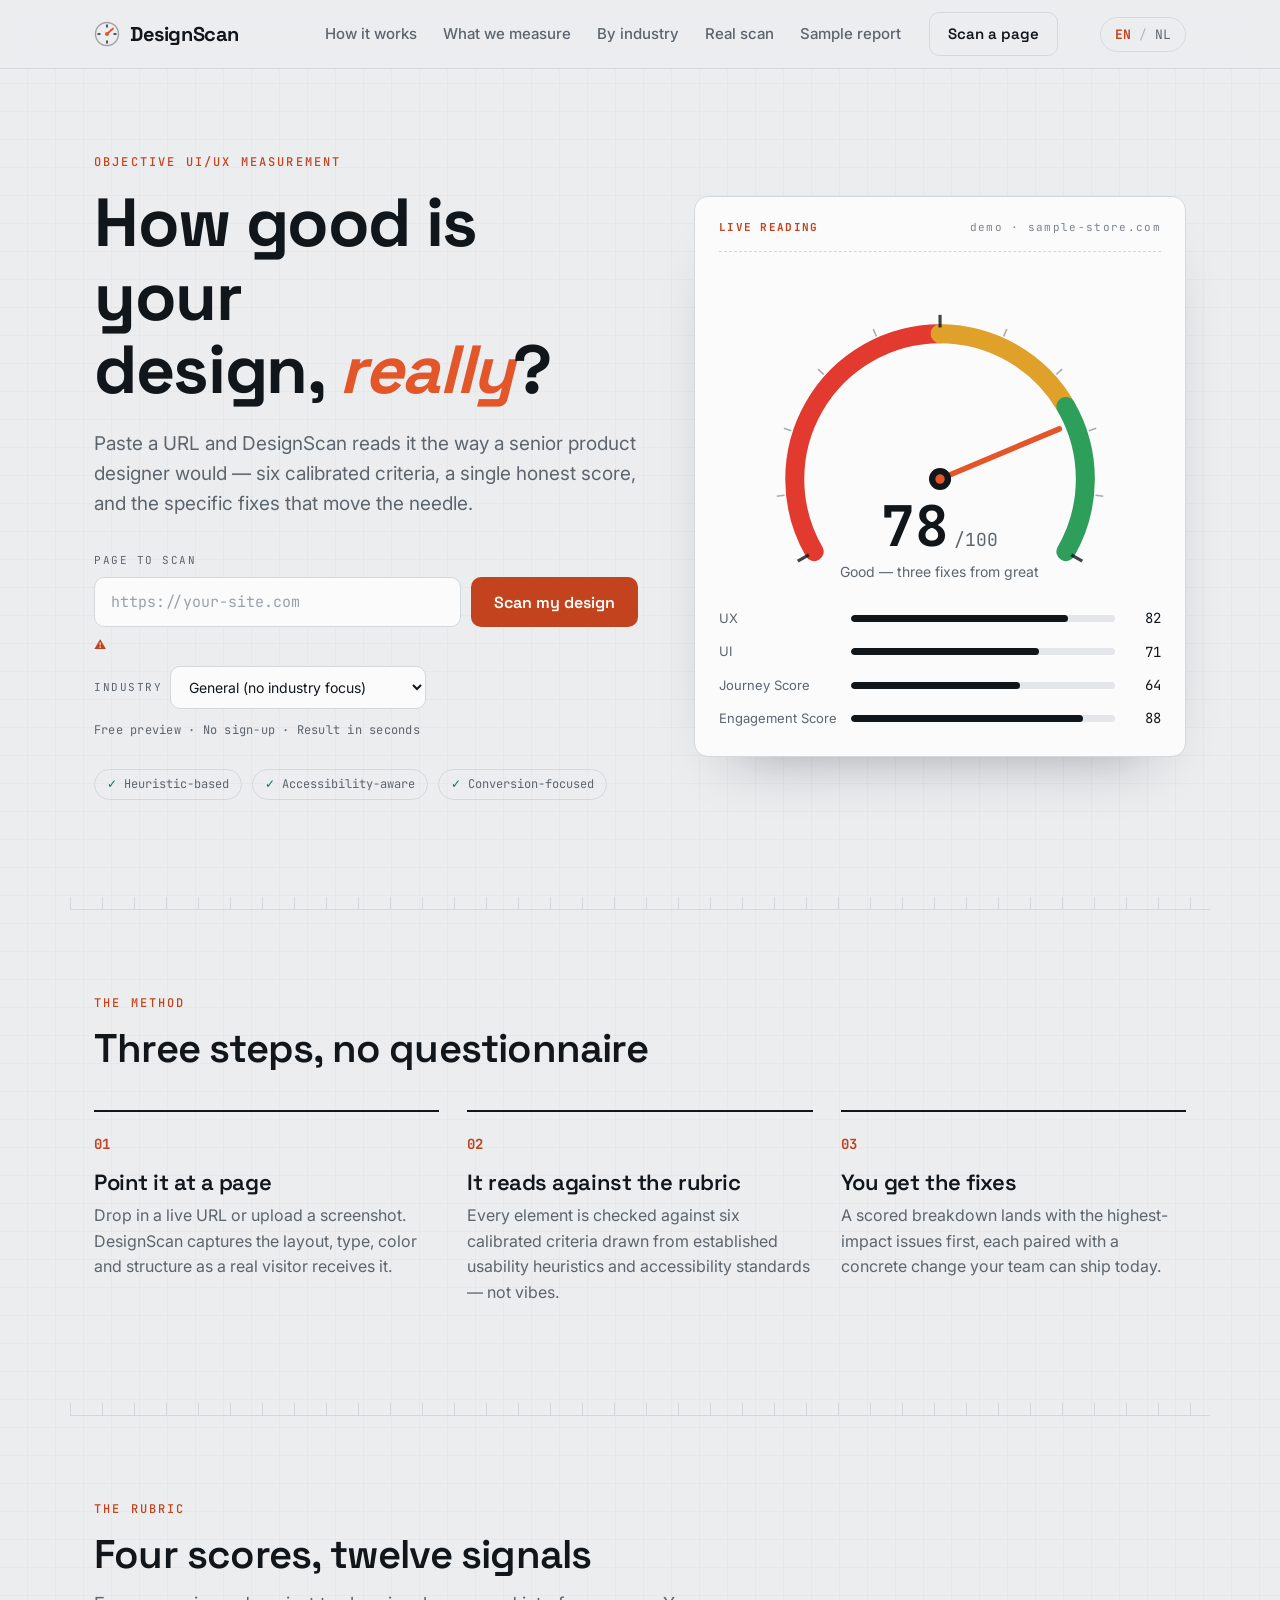
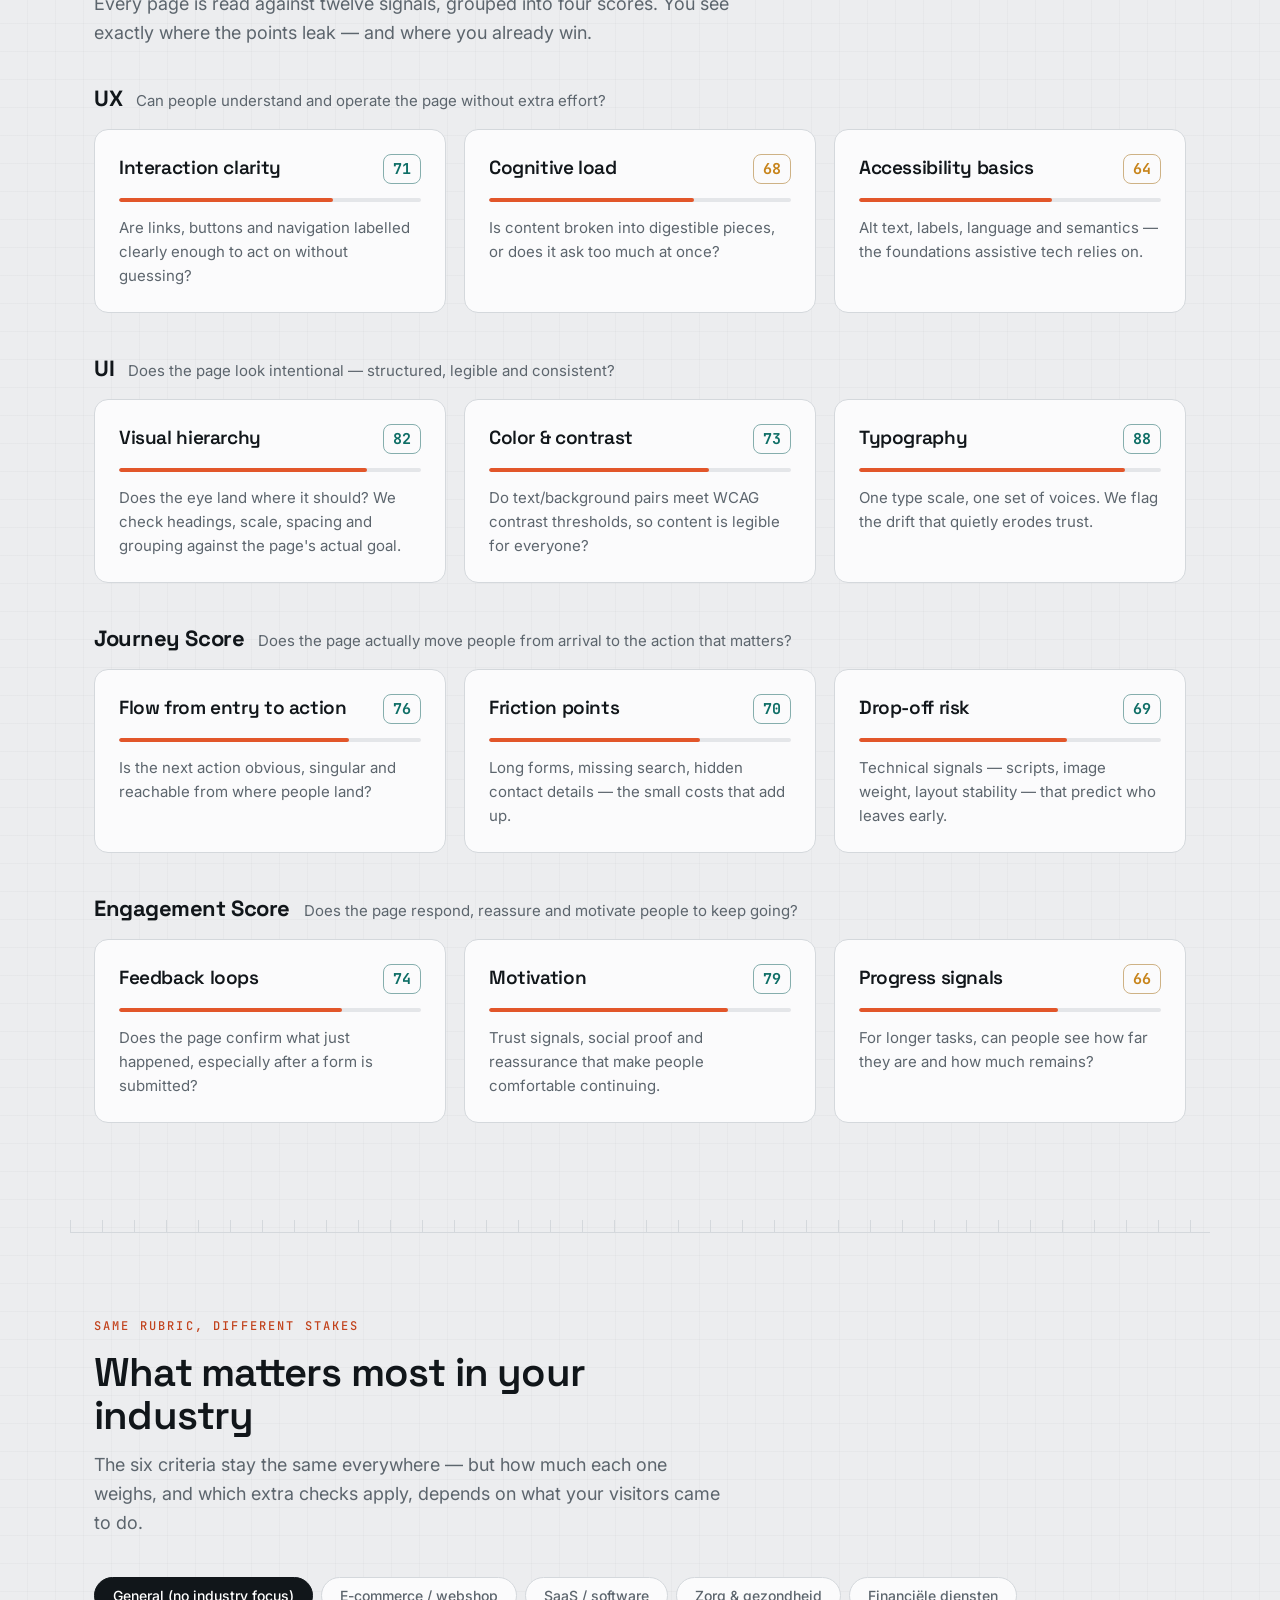
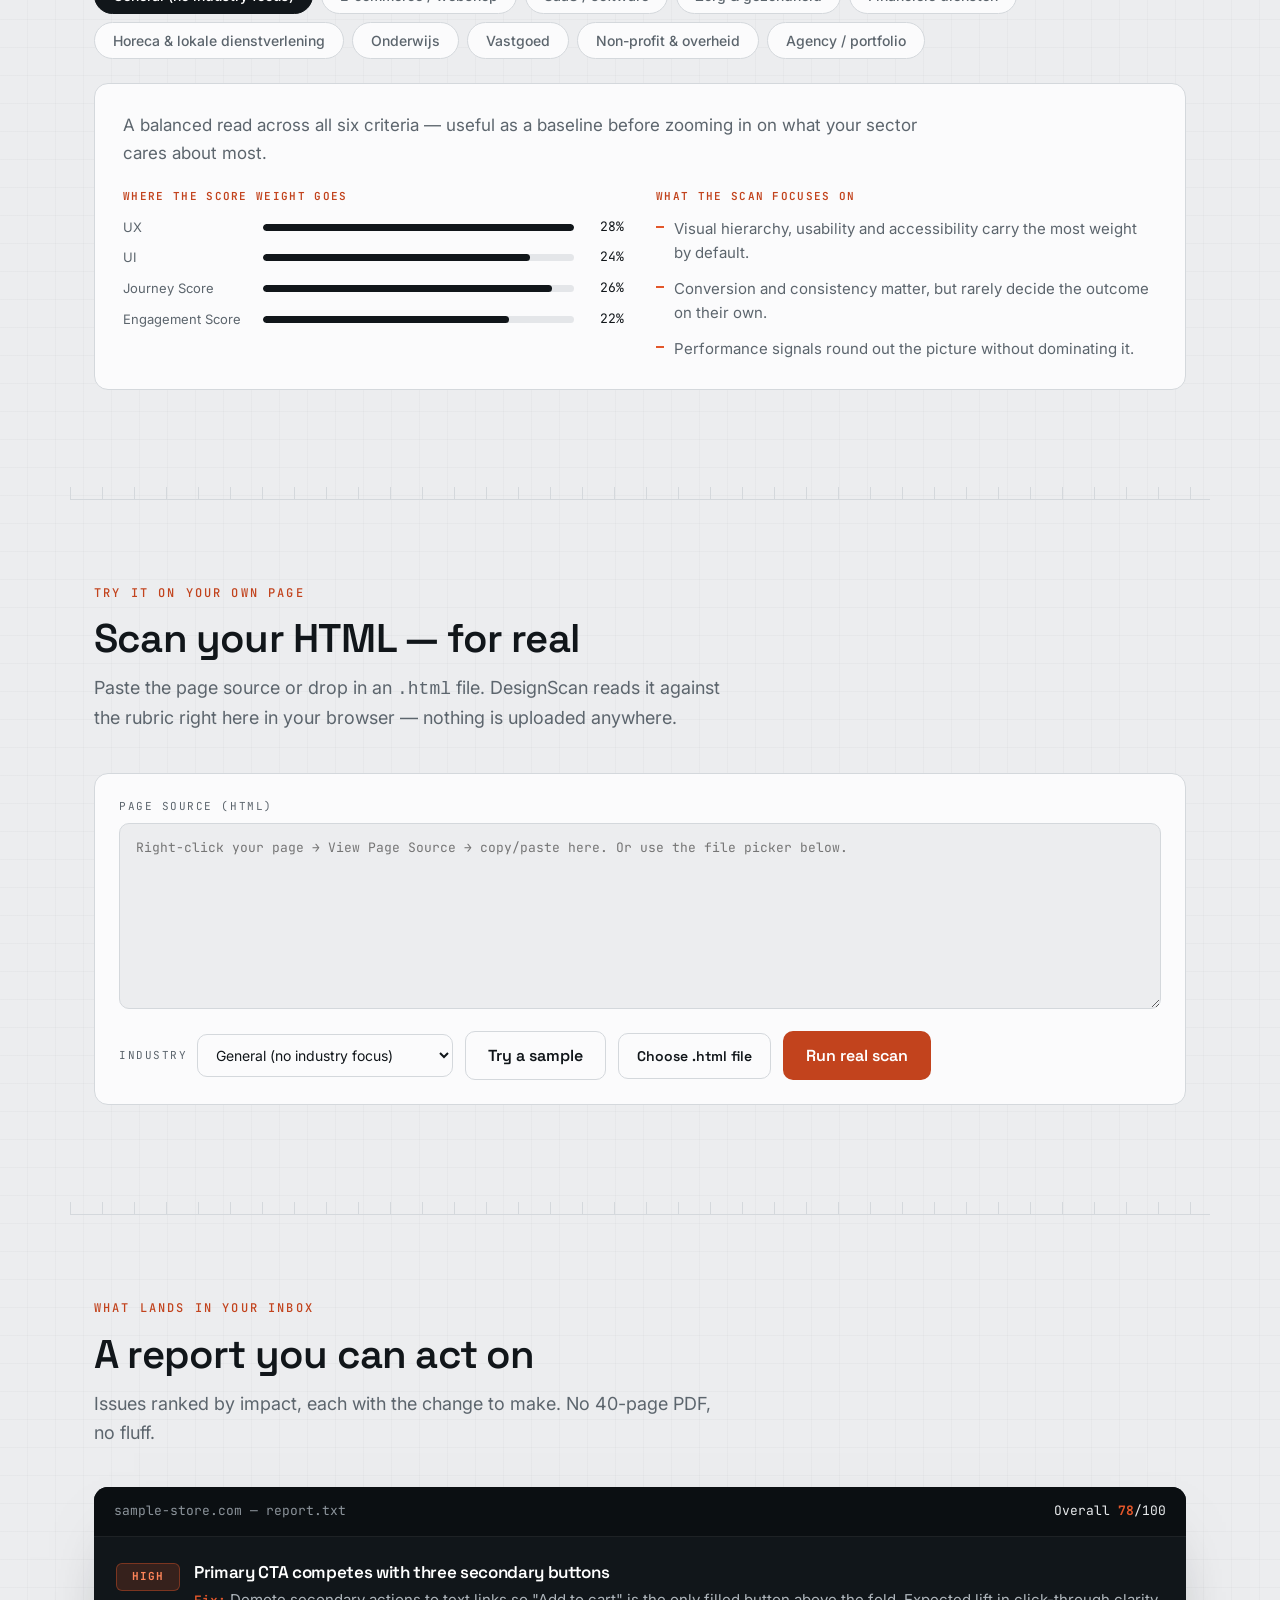
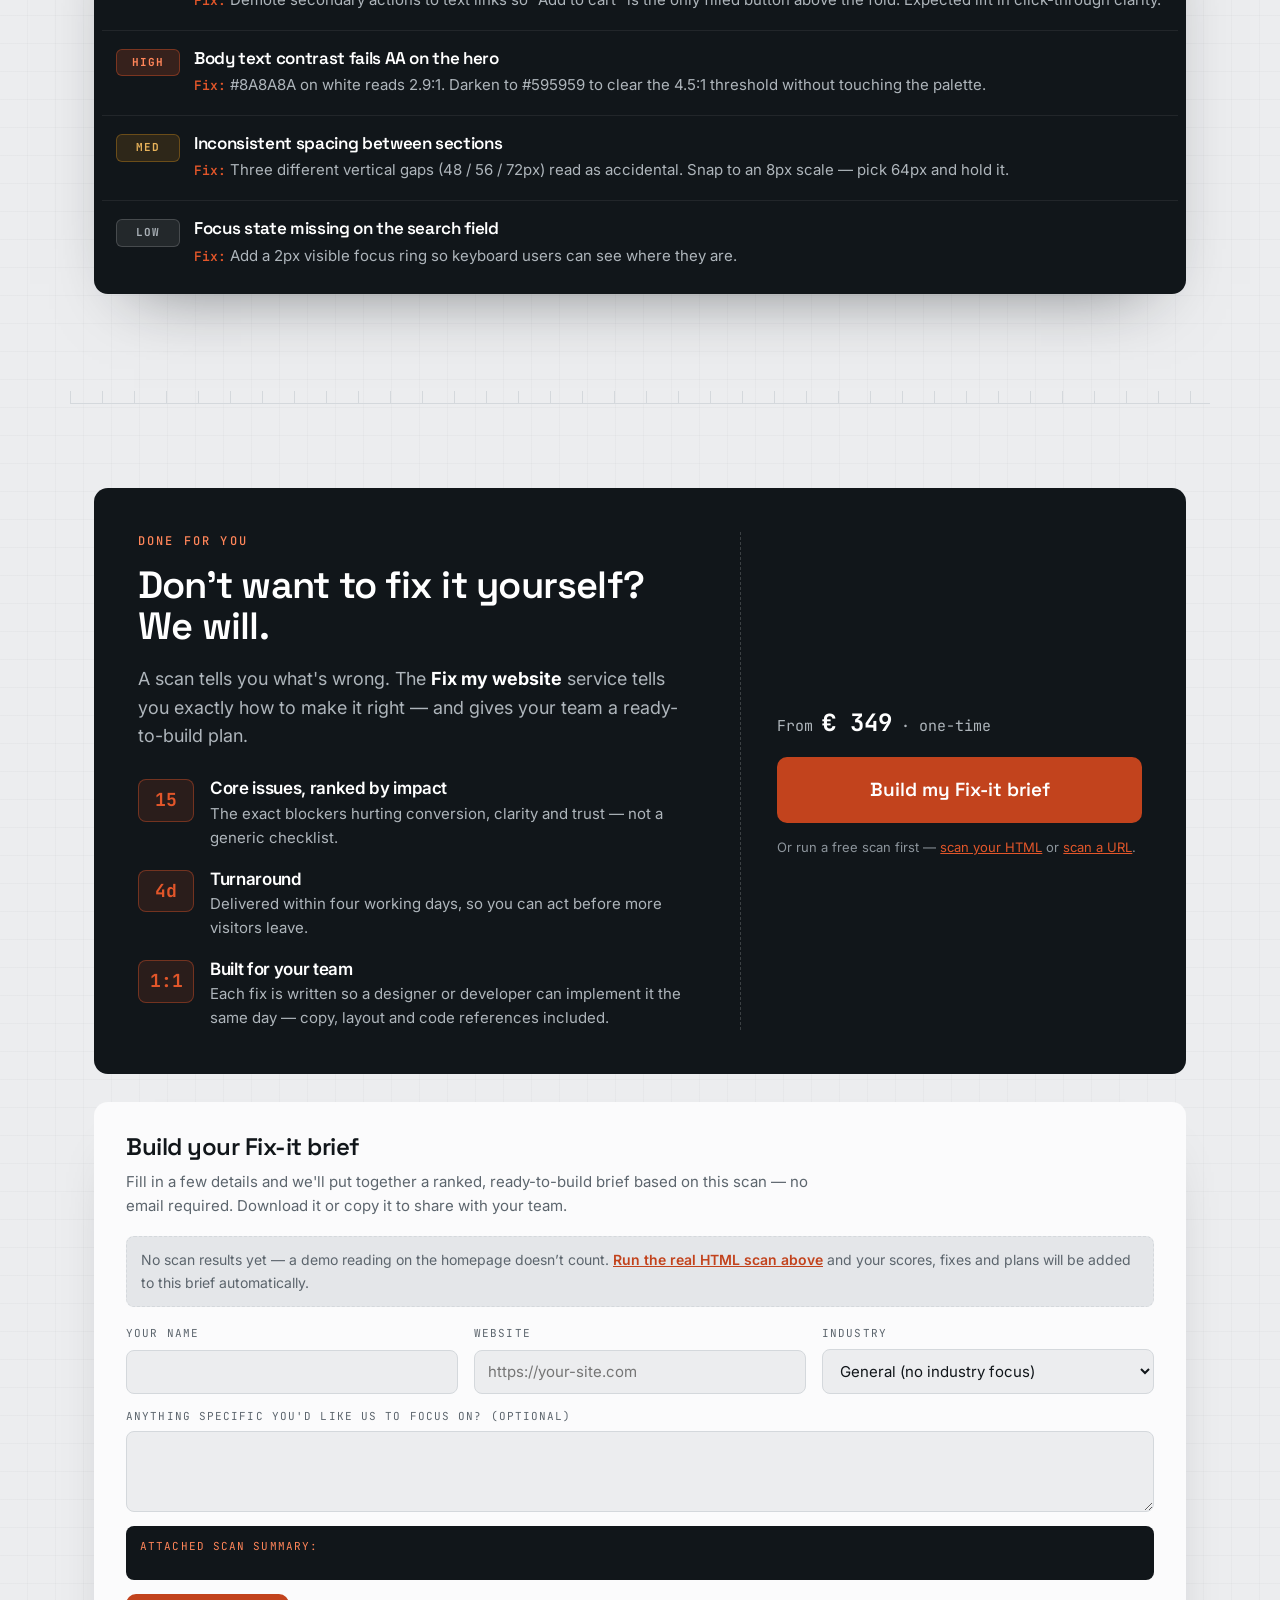
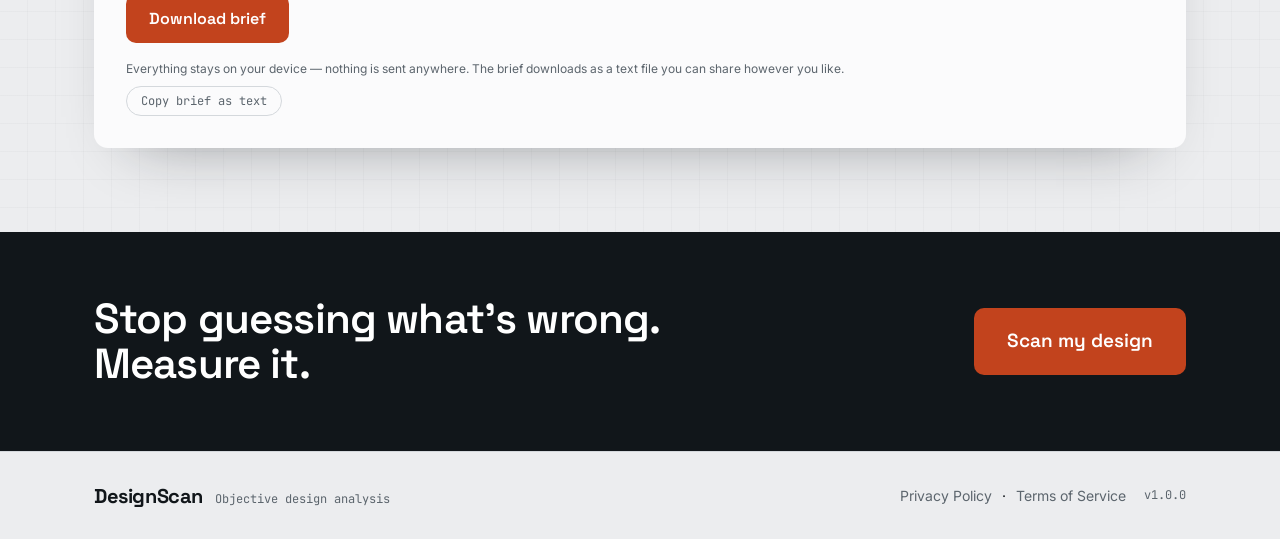
<file: index.html>
<!DOCTYPE html>
<html lang="en">
<head>
<meta charset="UTF-8" />
<meta name="viewport" content="width=device-width, initial-scale=1" />
<title>DesignScan — Measure your interface, then fix it</title>
<meta name="description" content="DesignScan gives your website an objective UI/UX score across six calibrated criteria — visual hierarchy, usability, accessibility, consistency, conversion clarity and performance — with the exact fixes that move the needle." />
<meta name="author" content="DesignScan" />
<meta property="og:type" content="website" />
<meta property="og:title" content="DesignScan — Measure your interface, then fix it" />
<meta property="og:description" content="An objective UI/UX score across six calibrated criteria, with the exact fixes that move the needle." />
<meta property="og:site_name" content="DesignScan" />
<meta name="twitter:card" content="summary_large_image" />
<meta name="theme-color" content="#ECEDEF" />
<link rel="preconnect" href="https://fonts.googleapis.com" />
<link rel="preconnect" href="https://fonts.gstatic.com" crossorigin />
<link href="https://fonts.googleapis.com/css2?family=Space+Grotesk:wght@400;500;600;700&family=Inter:wght@400;500;600&family=JetBrains+Mono:wght@400;500;700&display=swap" rel="stylesheet" />
<link rel="stylesheet" href="assets/styles.css" />
</head>
<body>
<a class="skip-link" href="#main" data-i18n="skip">Skip to content</a>

<header class="topbar">
  <div class="wrap topbar__inner">
    <a class="brand" href="#top" aria-label="DesignScan home">
      <svg class="brand__mark" width="26" height="26" viewBox="0 0 26 26" aria-hidden="true">
        <circle cx="13" cy="13" r="11.5" fill="none" stroke="currentColor" stroke-width="1.4" opacity="0.35"/>
        <line x1="13" y1="3.5" x2="13" y2="6.5" stroke="currentColor" stroke-width="1.4"/>
        <line x1="13" y1="19.5" x2="13" y2="22.5" stroke="currentColor" stroke-width="1.4"/>
        <line x1="3.5" y1="13" x2="6.5" y2="13" stroke="currentColor" stroke-width="1.4"/>
        <line x1="19.5" y1="13" x2="22.5" y2="13" stroke="currentColor" stroke-width="1.4"/>
        <line class="brand__needle" x1="13" y1="13" x2="19" y2="7.5" stroke="var(--ember)" stroke-width="1.8" stroke-linecap="round"/>
        <circle cx="13" cy="13" r="2" fill="var(--ember)"/>
      </svg>
      <span class="brand__word">DesignScan</span>
    </a>
    <nav class="nav" aria-label="Primary">
      <a href="#how" data-i18n="nav.how">How it works</a>
      <a href="#criteria" data-i18n="nav.criteria">What we measure</a>
      <a href="#industries" data-i18n="nav.industries">By industry</a>
      <a href="#run-scan" data-i18n="nav.scan">Real scan</a>
      <a href="#report" data-i18n="nav.report">Sample report</a>
    </nav>
    <a class="btn btn--ghost nav__cta" href="#scan" data-i18n="nav.cta">Scan a page</a>
    <button class="lang-toggle" id="lang-toggle" type="button" aria-label="Switch language / Wissel taal">
      <span class="lang-toggle__opt lang-toggle__opt--active" data-lang="en">EN</span>
      <span class="lang-toggle__sep">/</span>
      <span class="lang-toggle__opt" data-lang="nl">NL</span>
    </button>
    <button class="menu-toggle" id="menu-toggle" type="button" aria-expanded="false" aria-controls="mobile-nav" aria-label="Menu">
      <span class="menu-toggle__bar"></span>
      <span class="menu-toggle__bar"></span>
      <span class="menu-toggle__bar"></span>
    </button>
  </div>
  <nav class="mobile-nav" id="mobile-nav" aria-label="Primary (mobile)" hidden>
    <a href="#how" data-i18n="nav.how">How it works</a>
    <a href="#criteria" data-i18n="nav.criteria">What we measure</a>
    <a href="#industries" data-i18n="nav.industries">By industry</a>
    <a href="#run-scan" data-i18n="nav.scan">Real scan</a>
    <a href="#report" data-i18n="nav.report">Sample report</a>
    <a class="btn btn--solid mobile-nav__cta" href="#scan" data-i18n="nav.cta">Scan a page</a>
  </nav>
</header>

<main id="main">
  <span id="top"></span>

  <!-- HERO -->
  <section class="hero wrap" aria-labelledby="hero-title">
    <div class="hero__copy">
      <p class="eyebrow" data-i18n="hero.eyebrow">Objective UI/UX measurement</p>
      <h1 id="hero-title" data-i18n="hero.title">How good is your<br>design, <span class="ink-em">really</span>?</h1>
      <p class="lede" data-i18n="hero.lede">Paste a URL and DesignScan reads it the way a senior product designer would — six calibrated criteria, a single honest score, and the specific fixes that move the needle.</p>

      <form class="scan" id="scan" autocomplete="off" novalidate>
        <label class="scan__label" for="url" data-i18n="hero.scanLabel">Page to scan</label>
        <div class="scan__row">
          <input class="scan__input" id="url" name="url" type="url" inputmode="url" autocomplete="url"
                 placeholder="https://your-site.com" aria-describedby="scan-note url-error" />
          <button class="btn btn--solid" type="submit" id="scan-btn">
            <span class="btn__label" data-i18n="hero.scanBtn">Scan my design</span>
          </button>
        </div>
        <p class="field-error" id="url-error" role="alert" hidden></p>
        <div class="scan__industry-row">
          <label class="scan__label scan__label--inline" for="hero-industry-select" data-i18n="scanner.industryLabel">Industry</label>
          <select id="hero-industry-select" class="scanner__select scanner__select--hero"></select>
        </div>
        <p class="scan__note" id="scan-note" data-i18n="hero.scanNote">Free preview · No sign-up · Result in seconds</p>
        <p class="scan__bridge" id="hero-bridge" hidden></p>
      </form>

      <ul class="trust" aria-label="What the scan checks">
        <li data-i18n="hero.trust1">Heuristic-based</li>
        <li data-i18n="hero.trust2">Accessibility-aware</li>
        <li data-i18n="hero.trust3">Conversion-focused</li>
      </ul>
    </div>

    <!-- SIGNATURE: the gauge readout -->
    <div class="readout" role="group" aria-labelledby="readout-title">
      <div class="readout__head">
        <span class="readout__tag" id="readout-title" data-i18n="hero.live">LIVE&nbsp;READING</span>
        <span class="readout__src" id="readout-src">demo · sample-store.com</span>
      </div>
      <p class="readout__industry-line" id="readout-industry-line" hidden></p>

      <div class="gauge" id="gauge">
        <svg class="gauge__svg" viewBox="0 0 280 210" role="img"
             aria-label="Overall design score: 78 out of 100, rated good">
          <g id="gauge-arc"><!-- arc segments injected by JS, falls back gracefully --></g>
          <g id="gauge-ticks"></g>
          <g class="gauge__needle" id="gauge-needle" style="transform: rotate(67.2deg)">
            <line x1="140" y1="140" x2="140" y2="58" stroke="var(--ember)" stroke-width="3.5" stroke-linecap="round"/>
          </g>
          <circle cx="140" cy="140" r="7" fill="var(--ink)"/>
          <circle cx="140" cy="140" r="3" fill="var(--ember)"/>
        </svg>
        <div class="gauge__readout">
          <span class="gauge__score" id="gauge-score" aria-hidden="true">78</span>
          <span class="gauge__of">/100</span>
          <span class="gauge__grade" id="gauge-grade" data-i18n="hero.grade">Good — three fixes from great</span>
        </div>
      </div>

      <ul class="submeters" id="submeters" aria-label="Sub-scores by category">
        <li class="sm" data-score="82"><span class="sm__name" data-i18n="cat.ux">UX</span><span class="sm__bar"><i style="--v:82%"></i></span><span class="sm__val">82</span></li>
        <li class="sm" data-score="71"><span class="sm__name" data-i18n="cat.ui">UI</span><span class="sm__bar"><i style="--v:71%"></i></span><span class="sm__val">71</span></li>
        <li class="sm" data-score="64"><span class="sm__name" data-i18n="cat.journey">Journey Score</span><span class="sm__bar"><i style="--v:64%"></i></span><span class="sm__val">64</span></li>
        <li class="sm" data-score="88"><span class="sm__name" data-i18n="cat.engagement">Engagement Score</span><span class="sm__bar"><i style="--v:88%"></i></span><span class="sm__val">88</span></li>
      </ul>
    </div>
  </section>

  <div class="ruler" aria-hidden="true"></div>

  <!-- HOW IT WORKS (a true sequence → numbering earns its place) -->
  <section class="how wrap" id="how" aria-labelledby="how-title">
    <header class="sec-head">
      <p class="eyebrow" data-i18n="how.eyebrow">The method</p>
      <h2 id="how-title" data-i18n="how.title">Three steps, no questionnaire</h2>
    </header>
    <ol class="steps">
      <li class="step">
        <span class="step__no">01</span>
        <h3 data-i18n="how.s1.title">Point it at a page</h3>
        <p data-i18n="how.s1.body">Drop in a live URL or upload a screenshot. DesignScan captures the layout, type, color and structure as a real visitor receives it.</p>
      </li>
      <li class="step">
        <span class="step__no">02</span>
        <h3 data-i18n="how.s2.title">It reads against the rubric</h3>
        <p data-i18n="how.s2.body">Every element is checked against six calibrated criteria drawn from established usability heuristics and accessibility standards — not vibes.</p>
      </li>
      <li class="step">
        <span class="step__no">03</span>
        <h3 data-i18n="how.s3.title">You get the fixes</h3>
        <p data-i18n="how.s3.body">A scored breakdown lands with the highest-impact issues first, each paired with a concrete change your team can ship today.</p>
      </li>
    </ol>
  </section>

  <div class="ruler" aria-hidden="true"></div>

  <!-- WHAT WE MEASURE -->
  <section class="criteria wrap" id="criteria" aria-labelledby="crit-title">
    <header class="sec-head">
      <p class="eyebrow" data-i18n="criteria.eyebrow">The rubric</p>
      <h2 id="crit-title" data-i18n="criteria.title">Four scores, twelve signals</h2>
      <p class="sec-sub" data-i18n="criteria.sub">Every page is read against twelve signals, grouped into four scores. You see exactly where the points leak — and where you already win.</p>
    </header>

    <div class="cat-group">
      <div class="cat-group__head">
        <h3 data-i18n="cat.ux">UX</h3>
        <p data-i18n="cat.ux.body">Can people understand and operate the page without extra effort?</p>
      </div>
      <div class="grid grid--3">
        <article class="card" data-v="71">
          <div class="card__top"><h3 data-i18n="crit.interactionClarity">Interaction clarity</h3><span class="chip">71</span></div>
          <span class="meterline"><i></i></span>
          <p data-i18n="criteria.interactionClarity.body">Are links, buttons and navigation labelled clearly enough to act on without guessing?</p>
        </article>
        <article class="card" data-v="68">
          <div class="card__top"><h3 data-i18n="crit.cognitiveLoad">Cognitive load</h3><span class="chip chip--warn">68</span></div>
          <span class="meterline"><i></i></span>
          <p data-i18n="criteria.cognitiveLoad.body">Is content broken into digestible pieces, or does it ask too much at once?</p>
        </article>
        <article class="card" data-v="64">
          <div class="card__top"><h3 data-i18n="crit.accessibilityBasics">Accessibility basics</h3><span class="chip chip--warn">64</span></div>
          <span class="meterline"><i></i></span>
          <p data-i18n="criteria.accessibilityBasics.body">Alt text, labels, language and semantics — the foundations assistive tech relies on.</p>
        </article>
      </div>
    </div>

    <div class="cat-group">
      <div class="cat-group__head">
        <h3 data-i18n="cat.ui">UI</h3>
        <p data-i18n="cat.ui.body">Does the page look intentional — structured, legible and consistent?</p>
      </div>
      <div class="grid grid--3">
        <article class="card" data-v="82">
          <div class="card__top"><h3 data-i18n="crit.visualHierarchy">Visual hierarchy</h3><span class="chip">82</span></div>
          <span class="meterline"><i></i></span>
          <p data-i18n="criteria.visualHierarchy.body">Does the eye land where it should? We check headings, scale, spacing and grouping against the page's actual goal.</p>
        </article>
        <article class="card" data-v="73">
          <div class="card__top"><h3 data-i18n="crit.colorContrast">Color &amp; contrast</h3><span class="chip">73</span></div>
          <span class="meterline"><i></i></span>
          <p data-i18n="criteria.colorContrast.body">Do text/background pairs meet WCAG contrast thresholds, so content is legible for everyone?</p>
        </article>
        <article class="card" data-v="88">
          <div class="card__top"><h3 data-i18n="crit.typography">Typography</h3><span class="chip">88</span></div>
          <span class="meterline"><i></i></span>
          <p data-i18n="criteria.typography.body">One type scale, one set of voices. We flag the drift that quietly erodes trust.</p>
        </article>
      </div>
    </div>

    <div class="cat-group">
      <div class="cat-group__head">
        <h3 data-i18n="cat.journey">Journey Score</h3>
        <p data-i18n="cat.journey.body">Does the page actually move people from arrival to the action that matters?</p>
      </div>
      <div class="grid grid--3">
        <article class="card" data-v="76">
          <div class="card__top"><h3 data-i18n="crit.flowToAction">Flow from entry to action</h3><span class="chip">76</span></div>
          <span class="meterline"><i></i></span>
          <p data-i18n="criteria.flowToAction.body">Is the next action obvious, singular and reachable from where people land?</p>
        </article>
        <article class="card" data-v="70">
          <div class="card__top"><h3 data-i18n="crit.frictionPoints">Friction points</h3><span class="chip">70</span></div>
          <span class="meterline"><i></i></span>
          <p data-i18n="criteria.frictionPoints.body">Long forms, missing search, hidden contact details — the small costs that add up.</p>
        </article>
        <article class="card" data-v="69">
          <div class="card__top"><h3 data-i18n="crit.dropOffRisk">Drop-off risk</h3><span class="chip">69</span></div>
          <span class="meterline"><i></i></span>
          <p data-i18n="criteria.dropOffRisk.body">Technical signals — scripts, image weight, layout stability — that predict who leaves early.</p>
        </article>
      </div>
    </div>

    <div class="cat-group">
      <div class="cat-group__head">
        <h3 data-i18n="cat.engagement">Engagement Score</h3>
        <p data-i18n="cat.engagement.body">Does the page respond, reassure and motivate people to keep going?</p>
      </div>
      <div class="grid grid--3">
        <article class="card" data-v="74">
          <div class="card__top"><h3 data-i18n="crit.feedbackLoops">Feedback loops</h3><span class="chip">74</span></div>
          <span class="meterline"><i></i></span>
          <p data-i18n="criteria.feedbackLoops.body">Does the page confirm what just happened, especially after a form is submitted?</p>
        </article>
        <article class="card" data-v="79">
          <div class="card__top"><h3 data-i18n="crit.motivation">Motivation</h3><span class="chip">79</span></div>
          <span class="meterline"><i></i></span>
          <p data-i18n="criteria.motivation.body">Trust signals, social proof and reassurance that make people comfortable continuing.</p>
        </article>
        <article class="card" data-v="66">
          <div class="card__top"><h3 data-i18n="crit.progressSignals">Progress signals</h3><span class="chip chip--warn">66</span></div>
          <span class="meterline"><i></i></span>
          <p data-i18n="criteria.progressSignals.body">For longer tasks, can people see how far they are and how much remains?</p>
        </article>
      </div>
    </div>
  </section>

  <div class="ruler" aria-hidden="true"></div>

  <!-- PER INDUSTRY -->
  <section class="industries wrap" id="industries" aria-labelledby="industries-title">
    <header class="sec-head">
      <p class="eyebrow" data-i18n="industries.eyebrow">Same rubric, different stakes</p>
      <h2 id="industries-title" data-i18n="industries.title">What matters most in your industry</h2>
      <p class="sec-sub" data-i18n="industries.sub">The six criteria stay the same everywhere — but how much each one weighs, and which extra checks apply, depends on what your visitors came to do.</p>
    </header>

    <div class="industries__panel">
      <div class="industries__tabs" id="industry-tabs" role="tablist" aria-label="Industries"></div>
      <div class="industries__content" id="industry-content" role="tabpanel" aria-live="polite"></div>
    </div>
  </section>

  <div class="ruler" aria-hidden="true"></div>

  <!-- REAL SCANNER -->
  <section class="scanner wrap" id="run-scan" aria-labelledby="scanner-title">
    <header class="sec-head">
      <p class="eyebrow" data-i18n="scanner.eyebrow">Try it on your own page</p>
      <h2 id="scanner-title" data-i18n="scanner.title">Scan your HTML — for real</h2>
      <p class="sec-sub" data-i18n="scanner.sub">Paste the page source or drop in an <code>.html</code> file. DesignScan reads it against the rubric right here in your browser — nothing is uploaded anywhere.</p>
    </header>

    <div class="scanner__panel">
      <div class="scanner__input">
        <label class="scan__label" for="html-input" data-i18n="scanner.inputLabel">Page source (HTML)</label>
        <textarea id="html-input" class="scanner__textarea" rows="8"
          data-i18n="scanner.placeholder" placeholder="Right-click your page → View Page Source → copy/paste here. Or use the file picker below."></textarea>
        <div class="scanner__controls">
          <label class="scan__label scan__label--inline" for="industry-select" data-i18n="scanner.industryLabel">Industry</label>
          <select id="industry-select" class="scanner__select"></select>
          <button class="btn btn--ghost" id="load-sample-btn" type="button" data-i18n="scanner.loadSample">Try a sample</button>
          <label class="btn btn--ghost scanner__file">
            <input type="file" id="html-file" accept=".html,.htm,text/html" hidden />
            <span data-i18n="scanner.chooseFile">Choose .html file</span>
          </label>
          <button class="btn btn--solid" id="run-scan-btn" type="button" data-i18n="scanner.runBtn">Run real scan</button>
        </div>
        <p class="scanner__hint" id="scanner-hint"></p>
      </div>

      <div class="scanner__results" id="scanner-results" hidden>
        <div class="report__bar">
          <span class="report__file" id="result-file">your-page.html</span>
          <span class="report__industry" id="result-industry"></span>
          <span class="report__score"><span data-i18n="scanner.overall">Overall</span> <strong id="result-score">—</strong>/100</span>
        </div>
        <ul class="submeters" id="result-submeters" aria-label="Sub-scores by criterion"></ul>
        <ul class="issues" id="result-issues"></ul>
        <div class="scanner__followup" id="scanner-followup" hidden>
          <p data-i18n="scanner.followup.text">Want this turned into a plan your team can execute, with us reviewing it personally?</p>
          <button class="btn btn--solid" id="open-fixit-from-scan" type="button" data-i18n="scanner.followup.btn">Request a Fix-it report for this scan</button>
        </div>
      </div>
    </div>
  </section>

  <div class="ruler" aria-hidden="true"></div>


  <section class="report wrap" id="report" aria-labelledby="report-title">
    <header class="sec-head">
      <p class="eyebrow" data-i18n="report.eyebrow">What lands in your inbox</p>
      <h2 id="report-title" data-i18n="report.title">A report you can act on</h2>
      <p class="sec-sub" data-i18n="report.sub">Issues ranked by impact, each with the change to make. No 40-page PDF, no fluff.</p>
    </header>

    <div class="report__card">
      <div class="report__bar">
        <span class="report__file">sample-store.com — report.txt</span>
        <span class="report__score"><span data-i18n="scanner.overall">Overall</span> <strong>78</strong>/100</span>
      </div>
      <ul class="issues">
        <li class="issue issue--high">
          <span class="issue__sev" aria-label="High impact">HIGH</span>
          <div>
            <h3 data-i18n="report.i1.title">Primary CTA competes with three secondary buttons</h3>
            <p><span class="fix" data-i18n="report.fixLabel">Fix:</span> <span data-i18n="report.i1.fix">Demote secondary actions to text links so "Add to cart" is the only filled button above the fold. Expected lift in click-through clarity.</span></p>
          </div>
        </li>
        <li class="issue issue--high">
          <span class="issue__sev" aria-label="High impact">HIGH</span>
          <div>
            <h3 data-i18n="report.i2.title">Body text contrast fails AA on the hero</h3>
            <p><span class="fix" data-i18n="report.fixLabel">Fix:</span> <span data-i18n="report.i2.fix">#8A8A8A on white reads 2.9:1. Darken to #595959 to clear the 4.5:1 threshold without touching the palette.</span></p>
          </div>
        </li>
        <li class="issue issue--med">
          <span class="issue__sev issue__sev--med" aria-label="Medium impact">MED</span>
          <div>
            <h3 data-i18n="report.i3.title">Inconsistent spacing between sections</h3>
            <p><span class="fix" data-i18n="report.fixLabel">Fix:</span> <span data-i18n="report.i3.fix">Three different vertical gaps (48 / 56 / 72px) read as accidental. Snap to an 8px scale — pick 64px and hold it.</span></p>
          </div>
        </li>
        <li class="issue issue--low">
          <span class="issue__sev issue__sev--low" aria-label="Low impact">LOW</span>
          <div>
            <h3 data-i18n="report.i4.title">Focus state missing on the search field</h3>
            <p><span class="fix" data-i18n="report.fixLabel">Fix:</span> <span data-i18n="report.i4.fix">Add a 2px visible focus ring so keyboard users can see where they are.</span></p>
          </div>
        </li>
      </ul>
    </div>
  </section>

  <div class="ruler" aria-hidden="true"></div>

  <!-- FIX MY WEBSITE SERVICE -->
  <section class="fixit wrap" id="fix-my-website" aria-labelledby="fixit-title">
    <div class="fixit__card">
      <div class="fixit__main">
        <p class="eyebrow eyebrow--light" data-i18n="fixit.eyebrow">Done for you</p>
        <h2 id="fixit-title" data-i18n="fixit.title">Don't want to fix it yourself?<br>We will.</h2>
        <p class="fixit__lede" data-i18n="fixit.lede">A scan tells you what's wrong. The <strong>Fix my website</strong> service tells you exactly how to make it right — and gives your team a ready-to-build plan.</p>

        <ul class="fixit__list">
          <li>
            <span class="fixit__num">15</span>
            <div>
              <h3 data-i18n="fixit.f1.title">Core issues, ranked by impact</h3>
              <p data-i18n="fixit.f1.body">The exact blockers hurting conversion, clarity and trust — not a generic checklist.</p>
            </div>
          </li>
          <li>
            <span class="fixit__num">4d</span>
            <div>
              <h3 data-i18n="fixit.f2.title">Turnaround</h3>
              <p data-i18n="fixit.f2.body">Delivered within four working days, so you can act before more visitors leave.</p>
            </div>
          </li>
          <li>
            <span class="fixit__num">1:1</span>
            <div>
              <h3 data-i18n="fixit.f3.title">Built for your team</h3>
              <p data-i18n="fixit.f3.body">Each fix is written so a designer or developer can implement it the same day — copy, layout and code references included.</p>
            </div>
          </li>
        </ul>
      </div>

      <div class="fixit__cta">
        <p class="fixit__price"><span data-i18n="fixit.priceFrom">From</span> <strong>€ 349</strong><span data-i18n="fixit.priceUnit"> · one-time</span></p>
        <a class="btn btn--solid btn--lg" href="#fixit-form" data-i18n="fixit.cta">Build my Fix-it brief</a>
        <p class="fixit__note" data-i18n="fixit.note">Or run a free scan first — <a href="#run-scan">scan your HTML</a> or <a href="#scan">scan a URL</a>.</p>
      </div>
    </div>

    <!-- FIX-IT BRIEF FORM (inline, on-page) -->
    <div class="fixit-request" id="fixit-request">
      <h3 data-i18n="fixitForm.title">Build your Fix-it brief</h3>
      <p class="fixit-request__intro" data-i18n="fixitForm.intro">Fill in a few details and we'll put together a ranked, ready-to-build brief based on this scan — no email required. Download it or copy it to share with your team.</p>
      <p class="fixit-request__prefill" id="ff-prefill-note" data-i18n="fixitForm.prefillNote" hidden>Website and industry are filled in from your scan above — change them here if needed.</p>
      <p class="fixit-request__noscan" id="ff-noscan-note" hidden></p>

      <form id="fixit-form" novalidate>
        <div class="ff-grid">
          <div class="ff-row">
            <label for="ff-name" data-i18n="fixitForm.name">Your name</label>
            <input id="ff-name" name="name" type="text" autocomplete="name" required />
          </div>
          <div class="ff-row">
            <label for="ff-url" data-i18n="fixitForm.url">Website</label>
            <input id="ff-url" name="url" type="url" inputmode="url" autocomplete="url" placeholder="https://your-site.com" required />
          </div>
          <div class="ff-row">
            <label for="ff-industry" data-i18n="fixitForm.industry">Industry</label>
            <select id="ff-industry" name="industry"></select>
          </div>
        </div>
        <div class="ff-row">
          <label for="ff-notes" data-i18n="fixitForm.notes">Anything specific you'd like us to focus on? (optional)</label>
          <textarea id="ff-notes" name="notes" rows="3"></textarea>
        </div>
        <div class="ff-row ff-row--summary" id="ff-summary" hidden>
          <p class="ff-summary__label" data-i18n="fixitForm.attached">Attached scan summary:</p>
          <pre class="ff-summary__pre" id="ff-summary-pre"></pre>
        </div>
        <div class="ff-actions">
          <button class="btn btn--solid" type="submit" data-i18n="fixitForm.submit">Download brief</button>
          <span class="ff-hint" id="ff-hint"></span>
        </div>
        <p class="ff-disclaimer" data-i18n="fixitForm.disclaimer">Everything stays on your device — nothing is sent anywhere. The brief downloads as a text file you can share however you like.</p>
        <button class="ff-copy" id="ff-copy" type="button" data-i18n="fixitForm.copy">Copy brief as text</button>
      </form>

      <div class="fixit-request__done" id="fixit-done" hidden>
        <p data-i18n="fixitForm.doneTitle"><strong>Brief ready.</strong></p>
        <p data-i18n="fixitForm.doneBody">Your brief has downloaded as a text file. Open it, attach it to an email, or paste it wherever you need it — share it with your team or agency to get started.</p>
      </div>
    </div>
  </section>

  <!-- CTA BAND -->
  <section class="cta-band" aria-labelledby="cta-title">
    <div class="wrap cta-band__inner">
      <h2 id="cta-title" data-i18n="cta.title">Stop guessing what's wrong.<br>Measure it.</h2>
      <a class="btn btn--solid btn--lg" href="#scan" data-i18n="cta.btn">Scan my design</a>
    </div>
  </section>
</main>

<footer class="footer">
  <div class="wrap footer__inner">
    <div class="footer__brand">
      <span class="brand__word">DesignScan</span>
      <span class="footer__tag" data-i18n="footer.tag">Objective design analysis</span>
    </div>
    <nav class="footer__links" aria-label="Footer">
      <a href="#" data-i18n="footer.privacy">Privacy Policy</a><span aria-hidden="true">·</span><a href="#" data-i18n="footer.terms">Terms of Service</a>
    </nav>
    <span class="footer__ver">v1.0.0</span>
  </div>
</footer>

<script src="assets/app.js" defer></script>
</body>
</html>
</file>
<file: assets/styles.css>
/* ============================================================
   DesignScan — "The Readout"
   Precision-instrument aesthetic: cool instrument grey + deep ink
   + one warm ember signal (the needle). Mono for all numerics.
   ============================================================ */

:root {
  --paper:    #ECEDEF;
  --paper-2:  #E4E6E9;
  --surface:  #FBFBFC;
  --ink:      #11161A;
  --ink-2:    #5C656D;
  --line:     #D4D8DC;
  --ember:    #E2562A;
  --ember-2:  #C2431D;   /* button bg — AA white text */
  --teal:     #0E6E66;
  --warn:     #C7841B;

  --sans: "Inter", system-ui, -apple-system, sans-serif;
  --disp: "Space Grotesk", "Inter", sans-serif;
  --mono: "JetBrains Mono", ui-monospace, monospace;

  --wrap: 1140px;
  --r: 14px;
  --ease: cubic-bezier(.2,.7,.2,1);
}

* { box-sizing: border-box; }
html { scroll-behavior: smooth; }

body {
  margin: 0;
  background: var(--paper);
  color: var(--ink);
  font-family: var(--sans);
  font-size: 17px;
  line-height: 1.6;
  -webkit-font-smoothing: antialiased;
  /* faint engineering grid */
  background-image:
    linear-gradient(transparent 95%, rgba(17,22,26,.025) 95%),
    linear-gradient(90deg, transparent 95%, rgba(17,22,26,.025) 95%);
  background-size: 28px 28px;
}

.wrap { width: 100%; max-width: var(--wrap); margin-inline: auto; padding-inline: 24px; }

h1, h2, h3 { font-family: var(--disp); font-weight: 600; line-height: 1.08; letter-spacing: -0.02em; margin: 0; }
p { margin: 0; }
a { color: inherit; }

.ink-em { color: var(--ember); font-style: italic; }

.skip-link {
  position: absolute; left: 12px; top: -48px; z-index: 100;
  background: var(--ink); color: #fff; padding: 10px 16px; border-radius: 8px;
  transition: top .2s var(--ease);
}
.skip-link:focus { top: 12px; }

/* ---------- Eyebrow / labels (mono = instrument labels) ---------- */
.eyebrow {
  font-family: var(--mono); font-size: 12px; font-weight: 500;
  letter-spacing: .18em; text-transform: uppercase; color: var(--ember-2);
  margin-bottom: 14px;
}

/* ---------- Buttons ---------- */
.btn {
  display: inline-flex; align-items: center; justify-content: center;
  font-family: var(--disp); font-weight: 600; font-size: 16px;
  border-radius: 10px; padding: 13px 22px; text-decoration: none;
  border: 1.5px solid transparent; cursor: pointer;
  transition: transform .15s var(--ease), background .2s, box-shadow .2s;
}
.btn--solid { background: var(--ember-2); color: #fff; }
.btn--solid:hover { background: var(--ember); box-shadow: 0 8px 24px -10px rgba(226,86,42,.7); transform: translateY(-1px); }
.btn--ghost { background: transparent; color: var(--ink); border-color: var(--line); }
.btn--ghost:hover { border-color: var(--ink); }
.btn--lg { font-size: 19px; padding: 17px 32px; }
.btn:focus-visible { outline: 3px solid var(--ember); outline-offset: 3px; }

/* ---------- Top bar ---------- */
.topbar {
  position: sticky; top: 0; z-index: 50;
  background: color-mix(in srgb, var(--paper) 82%, transparent);
  backdrop-filter: blur(10px);
  border-bottom: 1px solid var(--line);
}
.topbar__inner { display: flex; align-items: center; gap: 28px; height: 68px; }
.brand { display: inline-flex; align-items: center; gap: 10px; text-decoration: none; color: var(--ink); }
.brand__mark { color: var(--ink); flex: none; }
.brand__needle { transform-origin: 13px 13px; }
.brand:hover .brand__needle { transition: transform .5s var(--ease); transform: rotate(40deg); }
.brand__word { font-family: var(--disp); font-weight: 700; font-size: 20px; letter-spacing: -.02em; }
.nav { display: flex; gap: 26px; margin-left: auto; }
.nav a { font-size: 15px; color: var(--ink-2); text-decoration: none; font-weight: 500; }
.nav a:hover { color: var(--ink); }
.nav__cta { padding: 9px 18px; font-size: 15px; }

/* ---------- Hero ---------- */
.hero {
  display: grid; grid-template-columns: 1.05fr .95fr; gap: 56px; align-items: center;
  padding-block: 84px 76px;
}
.hero h1 { font-size: clamp(40px, 6vw, 68px); font-weight: 700; }
.lede { font-size: 19px; color: var(--ink-2); margin-top: 22px; max-width: 30em; }

.scan { margin-top: 32px; }
.scan__label {
  font-family: var(--mono); font-size: 11px; letter-spacing: .14em;
  text-transform: uppercase; color: var(--ink-2); display: block; margin-bottom: 8px;
}
.scan__row { display: flex; gap: 10px; }
.scan__input {
  flex: 1; min-width: 0; font-family: var(--mono); font-size: 15px;
  padding: 14px 16px; border: 1.5px solid var(--line); border-radius: 10px;
  background: var(--surface); color: var(--ink);
}
.scan__input::placeholder { color: #9aa1a7; }
.scan__input:focus-visible { outline: none; border-color: var(--ember); box-shadow: 0 0 0 3px rgba(226,86,42,.18); }
.scan__note { font-family: var(--mono); font-size: 12px; color: var(--ink-2); margin-top: 12px; letter-spacing: .02em; }
.scan__industry-row { display: flex; align-items: center; gap: 10px; margin-top: 12px; }
.field-error {
  font-family: var(--sans); font-size: 13px; color: var(--ember-2); margin: 8px 0 0;
  display: flex; align-items: center; gap: 6px;
}
.field-error::before { content: "⚠"; font-size: 12px; }
.scan__input[aria-invalid="true"] { border-color: var(--ember-2); box-shadow: 0 0 0 3px rgba(226,86,42,.14); }
.scan__bridge {
  font-size: 14px; color: var(--ink-2); margin-top: 14px; padding-top: 14px; border-top: 1px dashed var(--line);
}
.scan__bridge a { color: var(--ember-2); font-weight: 600; text-decoration: underline; }
.fixit-request__prefill {
  font-family: var(--mono); font-size: 12px; color: var(--ember-2);
  margin: -4px 0 18px; letter-spacing: .02em;
}
.fixit-request__noscan {
  font-size: 14px; color: var(--ink-2); background: var(--paper-2);
  border: 1px dashed var(--line); border-radius: 8px; padding: 12px 14px;
  margin: -4px 0 18px;
}
.fixit-request__noscan a { color: var(--ember-2); font-weight: 600; text-decoration: underline; }
.scanner__select--hero { padding: 9px 12px; font-size: 14px; }
.readout__industry-line {
  font-family: var(--mono); font-size: 11px; color: var(--ember-2); margin: 8px 0 0;
  letter-spacing: .04em;
}

.trust { list-style: none; display: flex; flex-wrap: wrap; gap: 10px; padding: 0; margin: 28px 0 0; }
.trust li {
  font-family: var(--mono); font-size: 12px; color: var(--ink-2);
  border: 1px solid var(--line); border-radius: 999px; padding: 5px 12px;
}
.trust li::before { content: "✓ "; color: var(--teal); }

/* ---------- The Readout (signature) ---------- */
.readout {
  background: var(--surface); border: 1px solid var(--line); border-radius: var(--r);
  padding: 22px 24px 26px;
  box-shadow: 0 30px 60px -40px rgba(17,22,26,.45);
}
.readout__head {
  display: flex; justify-content: space-between; align-items: center;
  font-family: var(--mono); font-size: 11px; letter-spacing: .12em; color: var(--ink-2);
  padding-bottom: 14px; border-bottom: 1px dashed var(--line);
}
.readout__tag { color: var(--ember-2); font-weight: 700; }
.readout__src { opacity: .8; }

.gauge { position: relative; margin-top: 6px; }
.gauge__svg { width: 100%; height: auto; display: block; }
.gauge__needle { transform-origin: 140px 140px; transform: rotate(0deg); }
.gauge__readout {
  position: absolute; left: 0; right: 0; bottom: 6px; text-align: center;
}
.gauge__score { font-family: var(--mono); font-weight: 700; font-size: 56px; color: var(--ink); line-height: 1; }
.gauge__of { font-family: var(--mono); font-size: 18px; color: var(--ink-2); }
.gauge__grade { display: block; font-family: var(--sans); font-size: 14px; color: var(--ink-2); margin-top: 6px; }

.submeters { list-style: none; padding: 0; margin: 18px 0 0; display: grid; gap: 11px; }
.sm-group {
  display: flex; justify-content: space-between; align-items: baseline;
  margin-top: 14px; padding-bottom: 4px; border-bottom: 1px solid var(--line);
  font-family: var(--mono);
}
.sm-group:first-child { margin-top: 0; }
.sm-group__name { font-size: 11px; letter-spacing: .12em; text-transform: uppercase; color: var(--ember-2); font-weight: 700; }
.sm-group__val { font-size: 15px; color: var(--ink); font-weight: 700; }
.scanner__results .sm-group { border-color: rgba(255,255,255,.12); }
.scanner__results .sm-group__name { color: #FF8559; }
.scanner__results .sm-group__val { color: #fff; }
.sm { display: grid; grid-template-columns: 120px 1fr 34px; align-items: center; gap: 12px; }
.sm__name { font-size: 13px; color: var(--ink-2); }
.sm__bar { height: 7px; background: var(--paper-2); border-radius: 999px; overflow: hidden; }
.sm__bar i {
  display: block; height: 100%; width: var(--v); border-radius: 999px;
  background: var(--ink); transform-origin: left; transform: scaleX(0);
  animation: fill 1s var(--ease) forwards;
}
.sm__val { font-family: var(--mono); font-size: 14px; text-align: right; color: var(--ink); }

@keyframes fill { to { transform: scaleX(1); } }

/* ---------- Ruler divider (tick motif) ---------- */
.ruler {
  height: 26px; max-width: var(--wrap); margin: 8px auto; margin-inline: auto;
  padding-inline: 24px;
  background:
    repeating-linear-gradient(90deg, var(--line) 0 1px, transparent 1px 32px) padding-box;
  background-position: bottom; background-size: 100% 12px; background-repeat: repeat-x;
  border-bottom: 1px solid var(--line);
}

/* ---------- Section heads ---------- */
.sec-head { max-width: 640px; margin-bottom: 40px; }
.sec-head h2 { font-size: clamp(28px, 4vw, 40px); }
.sec-sub { color: var(--ink-2); margin-top: 14px; font-size: 18px; }

.how, .criteria, .report { padding-block: 76px; }

/* ---------- Steps ---------- */
.steps { list-style: none; padding: 0; margin: 0; display: grid; grid-template-columns: repeat(3, 1fr); gap: 28px; }
.step { border-top: 2px solid var(--ink); padding-top: 18px; }
.step__no { font-family: var(--mono); font-weight: 700; font-size: 14px; color: var(--ember-2); }
.step h3 { font-size: 22px; margin: 14px 0 8px; }
.step p { color: var(--ink-2); font-size: 16px; }

/* ---------- Criteria grid ---------- */
.grid { display: grid; grid-template-columns: repeat(3, 1fr); gap: 18px; }
.grid--3 { grid-template-columns: repeat(3, 1fr); }

.cat-group { margin-bottom: 44px; }
.cat-group:last-child { margin-bottom: 0; }
.cat-group__head { display: flex; align-items: baseline; gap: 14px; margin-bottom: 16px; flex-wrap: wrap; }
.cat-group__head h3 {
  font-family: var(--disp); font-size: 22px; font-weight: 700; color: var(--ink);
  flex: none;
}
.cat-group__head p { color: var(--ink-2); font-size: 15px; margin: 0; }
.card {
  background: var(--surface); border: 1px solid var(--line); border-radius: var(--r);
  padding: 24px; transition: transform .2s var(--ease), box-shadow .2s;
}
.card:hover { transform: translateY(-3px); box-shadow: 0 18px 40px -28px rgba(17,22,26,.5); }
.card__top { display: flex; justify-content: space-between; align-items: baseline; }
.card__top h3 { font-size: 19px; }
.chip {
  font-family: var(--mono); font-weight: 700; font-size: 15px;
  color: var(--teal); border: 1px solid color-mix(in srgb, var(--teal) 40%, var(--line));
  border-radius: 8px; padding: 2px 9px;
}
.chip--warn { color: var(--warn); border-color: color-mix(in srgb, var(--warn) 45%, var(--line)); }
.meterline { display: block; height: 4px; background: var(--paper-2); border-radius: 999px; margin: 14px 0 14px; overflow: hidden; }
.meterline i { display: block; height: 100%; background: var(--ember); width: 0; border-radius: 999px; }
.card p { color: var(--ink-2); font-size: 15px; }

/* ---------- Report ---------- */
.report__card { background: var(--ink); color: #E9EBED; border-radius: var(--r); overflow: hidden; box-shadow: 0 30px 70px -40px rgba(17,22,26,.6); }
.report__bar {
  display: flex; justify-content: space-between; align-items: center; gap: 14px;
  padding: 14px 20px; background: #0B0F12; font-family: var(--mono); font-size: 13px;
  border-bottom: 1px solid rgba(255,255,255,.08);
}
.report__industry { flex: 1; text-align: center; }
@media (max-width: 560px) {
  .report__bar { flex-wrap: wrap; justify-content: flex-start; }
  .report__industry { flex: 1 0 100%; text-align: left; order: 3; }
}
.report__file { color: #8C949B; }
.report__score strong { color: var(--ember); }
.issues { list-style: none; margin: 0; padding: 8px; }
.issue { display: grid; grid-template-columns: 64px 1fr; gap: 14px; padding: 18px 14px; border-bottom: 1px solid rgba(255,255,255,.07); }
.issue:last-child { border-bottom: none; }
.issue__sev {
  font-family: var(--mono); font-weight: 700; font-size: 11px; letter-spacing: .08em;
  height: fit-content; padding: 4px 8px; border-radius: 6px; text-align: center;
  background: rgba(226,86,42,.18); color: #FF8559; border: 1px solid rgba(226,86,42,.4);
}
.issue__sev--med { background: rgba(199,132,27,.16); color: #E7B25A; border-color: rgba(199,132,27,.4); }
.issue__sev--low { background: rgba(255,255,255,.08); color: #A9B0B6; border-color: rgba(255,255,255,.16); }
.issue h3 { font-size: 17px; color: #fff; }
.issue p { color: #AEB5BB; font-size: 15px; margin-top: 6px; }
.fix { color: var(--ember); font-weight: 600; font-family: var(--mono); font-size: 13px; }

/* ---------- CTA band ---------- */
.cta-band { background: var(--ink); color: #fff; margin-top: 8px; }
.cta-band__inner { display: flex; align-items: center; justify-content: space-between; gap: 30px; padding-block: 64px; flex-wrap: wrap; }
.cta-band h2 { font-size: clamp(28px, 4vw, 42px); }

/* ---------- Footer ---------- */
.footer { background: var(--paper); border-top: 1px solid var(--line); }
.footer__inner { display: flex; align-items: center; gap: 18px; padding-block: 28px; flex-wrap: wrap; }
.footer__brand { display: flex; align-items: baseline; gap: 12px; }
.footer__tag, .footer__ver { font-family: var(--mono); font-size: 12px; color: var(--ink-2); }
.footer__links { margin-left: auto; display: flex; gap: 10px; font-size: 14px; }
.footer__links a { color: var(--ink-2); text-decoration: none; }
.footer__links a:hover { color: var(--ink); }

/* ---------- Language toggle ---------- */
.lang-toggle {
  display: inline-flex; align-items: center; gap: 6px; font-family: var(--mono); font-size: 13px;
  background: transparent; border: 1.5px solid var(--line); border-radius: 999px;
  padding: 7px 12px; cursor: pointer; color: var(--ink-2); margin-left: 14px;
}
.lang-toggle:hover { border-color: var(--ink-2); }
.lang-toggle:focus-visible { outline: 3px solid var(--ember); outline-offset: 2px; }
.lang-toggle__sep { opacity: .4; }
.lang-toggle__opt { padding: 1px 2px; }
.lang-toggle__opt--active { color: var(--ember-2); font-weight: 700; }

/* ---------- Issue fix-plan (ready-to-build plan) ---------- */
.issue__plan-toggle {
  display: inline-flex; align-items: center; gap: 6px; margin-top: 10px;
  font-family: var(--mono); font-size: 12px; font-weight: 600; letter-spacing: .04em;
  color: var(--ember); background: transparent; border: 1px solid rgba(226,86,42,.4);
  border-radius: 999px; padding: 5px 12px; cursor: pointer;
}
.issue__plan-toggle:hover { background: rgba(226,86,42,.1); }
.issue__plan-toggle .chev { display: inline-block; transition: transform .15s var(--ease); }
.issue__plan-toggle[aria-expanded="true"] .chev { transform: rotate(90deg); }

.issue__plan {
  margin-top: 12px; padding: 14px 16px; border-radius: 8px;
  background: rgba(255,255,255,.04); border: 1px dashed rgba(255,255,255,.14);
}
.issue__plan ol { margin: 0; padding-left: 20px; display: grid; gap: 6px; }
.issue__plan li { font-size: 14px; color: #C7CDD2; }
.issue__plan pre {
  margin: 12px 0 0; padding: 12px 14px; border-radius: 8px; overflow-x: auto;
  background: #0B0F12; border: 1px solid rgba(255,255,255,.08);
  font-family: var(--mono); font-size: 12.5px; color: #E9EBED; line-height: 1.55;
}

/* ---------- Scanner follow-up ---------- */
.scanner__followup {
  padding: 22px 20px; background: #0B0F12; border-top: 1px solid rgba(255,255,255,.08);
  border-radius: 0 0 10px 10px; display: flex; align-items: center; justify-content: space-between;
  gap: 18px; flex-wrap: wrap;
}
.scanner__followup p { color: #AEB5BB; font-size: 15px; max-width: 36em; margin: 0; }
.scanner__results .issues { border-radius: 0; }

/* ---------- Fix-it brief form (inline, on-page) ---------- */
.fixit-request {
  background: var(--surface); color: var(--ink); border-radius: var(--r);
  margin-top: 28px; padding: 32px;
  box-shadow: 0 30px 60px -40px rgba(17,22,26,.45);
}
.fixit-request h3 { font-size: 24px; margin-bottom: 10px; }
.fixit-request__intro { color: var(--ink-2); font-size: 15px; margin-bottom: 22px; max-width: 48em; }

.ff-grid { display: grid; grid-template-columns: 1fr 1fr 1fr; gap: 0 16px; }
.ff-row { display: grid; gap: 6px; margin-bottom: 14px; }
.ff-row label { font-family: var(--mono); font-size: 11px; letter-spacing: .1em; text-transform: uppercase; color: var(--ink-2); }
.ff-row input, .ff-row select, .ff-row textarea {
  font-family: var(--sans); font-size: 15px; padding: 11px 13px; border: 1.5px solid var(--line);
  border-radius: 8px; background: var(--paper); color: var(--ink); width: 100%;
}
.ff-row textarea { resize: vertical; font-family: var(--sans); }
.ff-row input:focus-visible, .ff-row select:focus-visible, .ff-row textarea:focus-visible {
  outline: none; border-color: var(--ember); box-shadow: 0 0 0 3px rgba(226,86,42,.18);
}
.ff-row--summary { background: var(--ink); border-radius: 8px; padding: 12px 14px; }
.ff-summary__label { font-family: var(--mono); font-size: 11px; letter-spacing: .1em; text-transform: uppercase; color: #FF8559; margin: 0 0 6px; }
.ff-summary__pre {
  margin: 0; font-family: var(--mono); font-size: 12px; color: #E9EBED; white-space: pre-wrap;
  max-height: 140px; overflow-y: auto;
}
.ff-actions { display: flex; align-items: center; gap: 14px; margin-top: 6px; flex-wrap: wrap; }
.ff-hint { font-family: var(--mono); font-size: 12px; color: var(--ink-2); }
.ff-hint--err { color: var(--ember-2); }
.ff-disclaimer { font-size: 12px; color: var(--ink-2); margin-top: 16px; }
.ff-copy {
  margin-top: 8px; font-family: var(--mono); font-size: 12px; color: var(--ink-2);
  background: transparent; border: 1px solid var(--line); border-radius: 999px;
  padding: 6px 14px; cursor: pointer;
}
.ff-copy:hover { border-color: var(--ink-2); color: var(--ink); }
.fixit-request__done { padding-top: 6px; }
.fixit-request__done p { color: var(--ink-2); font-size: 15px; }
.fixit-request__done p:first-child { color: var(--ink); }

@media (max-width: 700px) {
  .ff-grid { grid-template-columns: 1fr; }
  .fixit-request { padding: 22px; }
}

.scanner__select {
  font-family: var(--sans); font-size: 14px; color: var(--ink);
  padding: 11px 14px; border: 1.5px solid var(--line); border-radius: 10px;
  background: var(--surface); cursor: pointer;
}
.scanner__select:focus-visible { outline: none; border-color: var(--ember); box-shadow: 0 0 0 3px rgba(226,86,42,.18); }
.scan__label--inline { display: inline; margin-bottom: 0; margin-right: -2px; }
.report__industry { font-family: var(--mono); font-size: 12px; color: #FF8559; }
.issue__tag {
  font-family: var(--mono); font-size: 10px; font-weight: 700; letter-spacing: .08em;
  color: var(--ember); border: 1px solid rgba(226,86,42,.4); background: rgba(226,86,42,.1);
  border-radius: 6px; padding: 2px 6px; vertical-align: middle; text-transform: uppercase;
}

/* ---------- Per-industry tabs ---------- */
.industries { padding-block: 76px; }
.industries__panel { display: grid; gap: 0; }
.industries__tabs {
  display: flex; flex-wrap: wrap; gap: 8px; margin-bottom: 24px;
}
.ind-tab {
  font-family: var(--sans); font-size: 14px; font-weight: 500; color: var(--ink-2);
  background: var(--surface); border: 1.5px solid var(--line); border-radius: 999px;
  padding: 9px 18px; cursor: pointer; transition: all .15s var(--ease);
}
.ind-tab:hover { border-color: var(--ink-2); color: var(--ink); }
.ind-tab--active { background: var(--ink); color: #fff; border-color: var(--ink); }
.ind-tab:focus-visible { outline: 3px solid var(--ember); outline-offset: 2px; }

.industries__content {
  background: var(--surface); border: 1px solid var(--line); border-radius: var(--r); padding: 28px;
}
.ind-framing { font-size: 17px; color: var(--ink-2); max-width: 48em; margin-bottom: 24px; }
.ind-grid { display: grid; grid-template-columns: 1fr 1fr; gap: 32px; }
.ind-sub {
  font-family: var(--mono); font-size: 11px; letter-spacing: .12em; text-transform: uppercase;
  color: var(--ember-2); margin-bottom: 14px; font-weight: 600;
}
.ind-weights { list-style: none; padding: 0; margin: 0; display: grid; gap: 10px; }
.ind-weight { display: grid; grid-template-columns: 130px 1fr 40px; align-items: center; gap: 10px; }
.ind-weight__name { font-size: 13px; color: var(--ink-2); }
.ind-weight__bar { height: 7px; background: var(--paper-2); border-radius: 999px; overflow: hidden; }
.ind-weight__bar i { display: block; height: 100%; background: var(--ink); border-radius: 999px; }
.ind-weight__val { font-family: var(--mono); font-size: 13px; text-align: right; color: var(--ink); }
.ind-focus { list-style: none; padding: 0; margin: 0; display: grid; gap: 12px; }
.ind-focus li {
  font-size: 15px; color: var(--ink-2); padding-left: 18px; position: relative;
}
.ind-focus li::before {
  content: ""; position: absolute; left: 0; top: 9px; width: 8px; height: 2px; background: var(--ember);
}

@media (max-width: 800px) {
  .ind-grid { grid-template-columns: 1fr; gap: 24px; }
}


.scanner { padding-block: 76px; }
.scanner__panel {
  background: var(--surface); border: 1px solid var(--line); border-radius: var(--r);
  padding: 24px; display: grid; gap: 22px;
}
.scanner__textarea {
  width: 100%; font-family: var(--mono); font-size: 13px; line-height: 1.5;
  padding: 14px 16px; border: 1.5px solid var(--line); border-radius: 10px;
  background: var(--paper); color: var(--ink); resize: vertical;
}
.scanner__textarea:focus-visible { outline: none; border-color: var(--ember); box-shadow: 0 0 0 3px rgba(226,86,42,.18); }
.scanner__controls { display: flex; align-items: center; gap: 12px; margin-top: 14px; flex-wrap: wrap; }
.scanner__file { font-size: 14px; padding: 11px 18px; }
.scanner__hint { font-family: var(--mono); font-size: 12px; color: var(--ink-2); }
.scanner__hint--err { color: var(--ember-2); }

.scanner__results { border-top: 1px dashed var(--line); padding-top: 22px; }
.scanner__results .report__bar { background: var(--ink); color: #E9EBED; border-radius: 10px 10px 0 0; }
.scanner__results .submeters { background: var(--ink); color: #E9EBED; margin: 0; padding: 16px 20px; }
.scanner__results .sm__name { color: #AEB5BB; }
.scanner__results .sm__val { color: #fff; }
.scanner__results .sm__bar { background: rgba(255,255,255,.12); }
.scanner__results .sm__bar i { background: var(--ember); }
.scanner__results .issues { background: var(--ink); border-radius: 0 0 10px 10px; }

/* ---------- Fix my website service ---------- */
.fixit { padding-block: 76px; }
.fixit__card {
  background: var(--ink); color: #E9EBED; border-radius: var(--r);
  display: grid; grid-template-columns: 1.4fr 1fr; gap: 40px;
  padding: 44px;
}
.eyebrow--light { color: #FF8559; }
.fixit__card h2 { color: #fff; font-size: clamp(28px, 4vw, 38px); }
.fixit__lede { color: #AEB5BB; font-size: 18px; margin-top: 18px; max-width: 36em; }
.fixit__lede strong { color: #fff; }

.fixit__list { list-style: none; margin: 28px 0 0; padding: 0; display: grid; gap: 20px; }
.fixit__list li { display: grid; grid-template-columns: 56px 1fr; gap: 16px; align-items: start; }
.fixit__num {
  font-family: var(--mono); font-weight: 700; font-size: 18px; color: var(--ember);
  border: 1px solid rgba(226,86,42,.4); background: rgba(226,86,42,.12);
  border-radius: 8px; padding: 6px 0; text-align: center;
}
.fixit__list h3 { color: #fff; font-size: 17px; font-family: var(--sans); font-weight: 600; }
.fixit__list p { color: #AEB5BB; font-size: 15px; margin-top: 4px; }

.fixit__cta {
  border-left: 1px dashed rgba(255,255,255,.18); padding-left: 36px;
  display: flex; flex-direction: column; justify-content: center; gap: 14px;
}
.fixit__price { font-family: var(--mono); font-size: 15px; color: #AEB5BB; }
.fixit__price strong { color: #fff; font-size: 24px; }
.fixit__note { font-size: 13px; color: #8C949B; }
.fixit__note a { color: var(--ember); text-decoration: underline; }

@media (max-width: 800px) {
  .fixit__card { grid-template-columns: 1fr; padding: 28px; }
  .fixit__cta { border-left: none; border-top: 1px dashed rgba(255,255,255,.18); padding-left: 0; padding-top: 24px; }
}


.reveal { opacity: 0; transform: translateY(16px); transition: opacity .6s var(--ease), transform .6s var(--ease); }
.reveal.in { opacity: 1; transform: none; }

/* ---------- Responsive ---------- */
/* ---------- Mobile menu toggle ---------- */
.menu-toggle {
  display: none; flex-direction: column; justify-content: center; gap: 4px;
  width: 38px; height: 38px; border: 1.5px solid var(--line); border-radius: 8px;
  background: var(--surface); cursor: pointer; padding: 0; flex: none;
}
.menu-toggle__bar { display: block; width: 18px; height: 2px; background: var(--ink); margin-inline: auto; transition: transform .2s var(--ease), opacity .2s; }
.menu-toggle:focus-visible { outline: 3px solid var(--ember); outline-offset: 2px; }
.menu-toggle[aria-expanded="true"] .menu-toggle__bar:nth-child(1) { transform: translateY(6px) rotate(45deg); }
.menu-toggle[aria-expanded="true"] .menu-toggle__bar:nth-child(2) { opacity: 0; }
.menu-toggle[aria-expanded="true"] .menu-toggle__bar:nth-child(3) { transform: translateY(-6px) rotate(-45deg); }

.mobile-nav {
  display: none; flex-direction: column; gap: 2px;
  border-top: 1px solid var(--line); background: var(--paper);
  padding: 10px 24px 18px;
}
.mobile-nav a {
  padding: 12px 4px; font-size: 16px; color: var(--ink); text-decoration: none;
  border-bottom: 1px solid var(--line); font-weight: 500;
}
.mobile-nav a:last-of-type { border-bottom: none; }
.mobile-nav__cta { text-align: center; margin-top: 12px; border-bottom: none; }

@media (max-width: 900px) {
  .hero { grid-template-columns: 1fr; gap: 40px; padding-block: 52px 56px; }
  .nav { display: none; }
  .steps, .grid { grid-template-columns: 1fr; }
  .grid { gap: 14px; }
  .topbar__inner { gap: 10px; }
  .nav__cta { display: none; }
  .lang-toggle { margin-left: auto; }
  .menu-toggle { display: flex; }
  .mobile-nav.is-open { display: flex; }
}
@media (max-width: 520px) {
  body { font-size: 16px; }
  .scan__row { flex-direction: column; }
  .btn--solid { width: 100%; }
  .cta-band__inner { flex-direction: column; align-items: flex-start; }
}

/* ---------- Reduced motion ---------- */
@media (prefers-reduced-motion: reduce) {
  *, *::before, *::after { animation-duration: .001ms !important; transition-duration: .001ms !important; scroll-behavior: auto !important; }
  .reveal { opacity: 1; transform: none; }
  .sm__bar i { transform: scaleX(1); }
}
</file>
